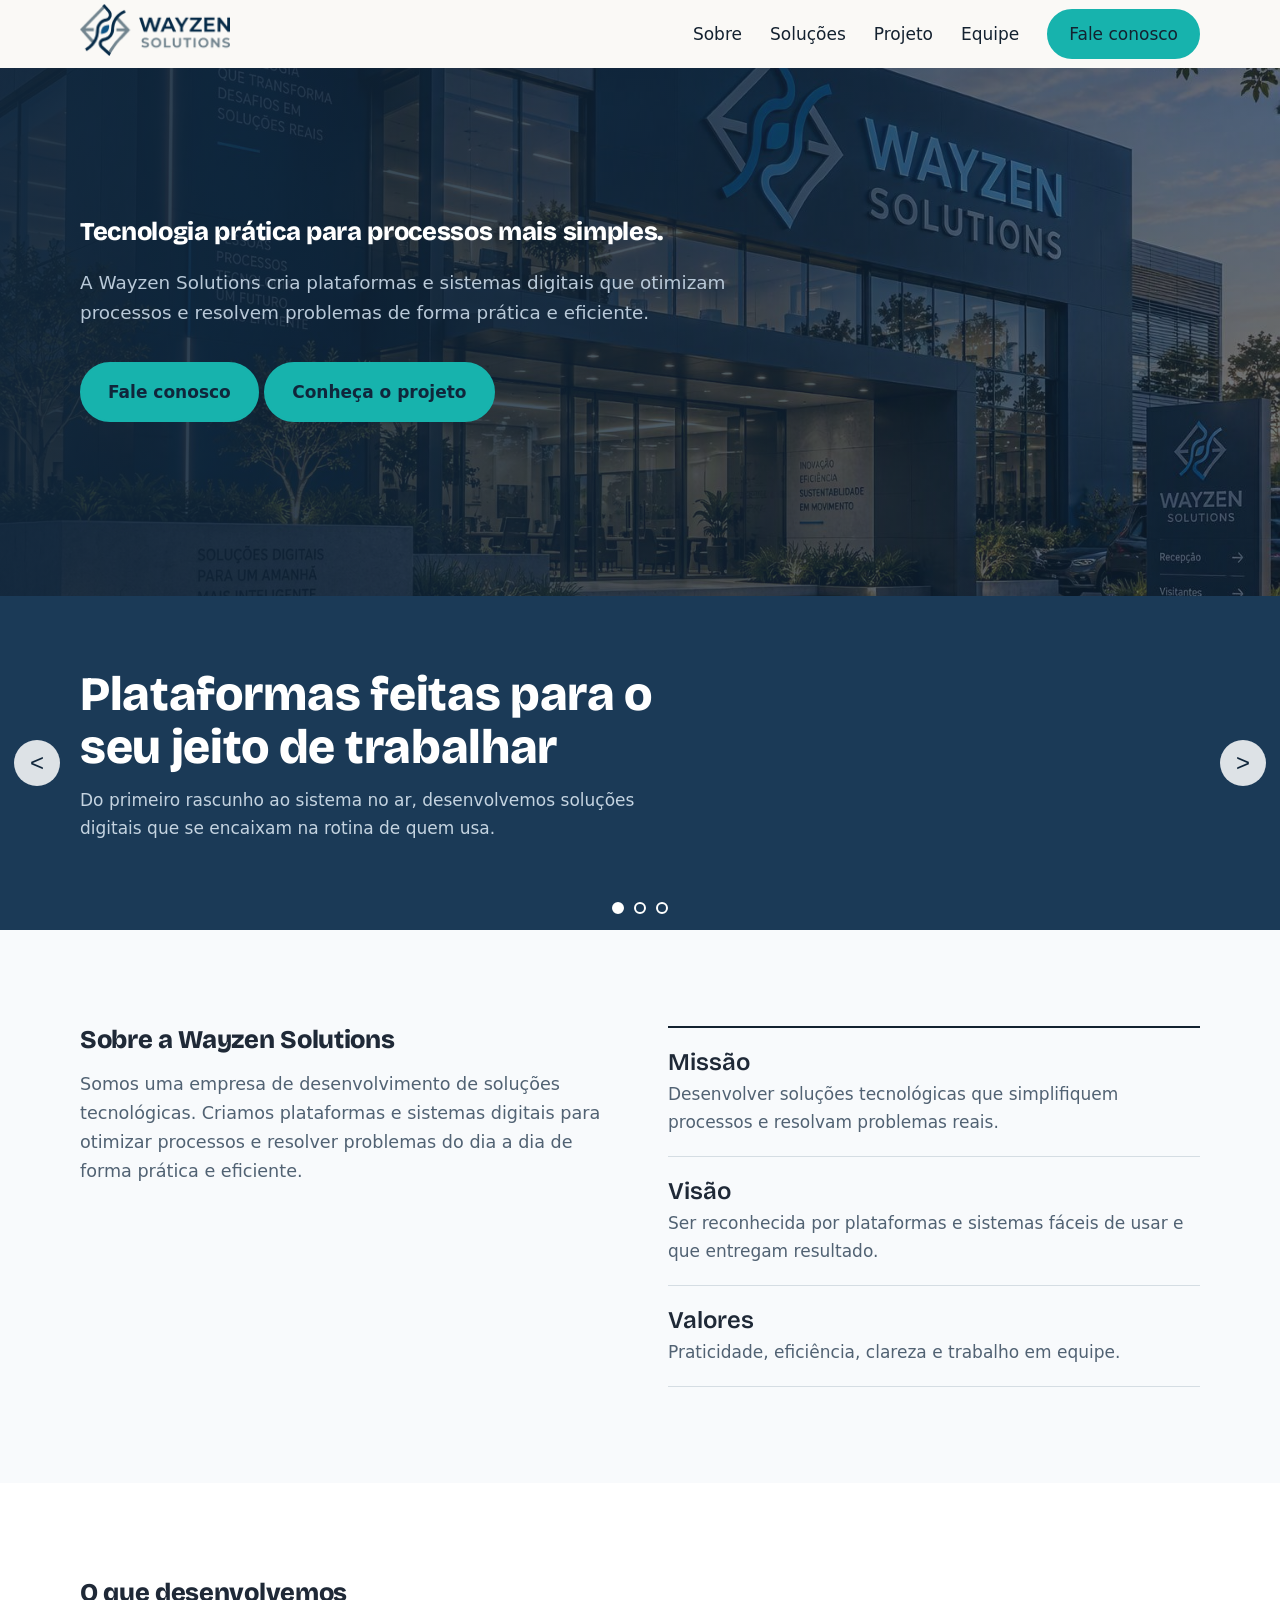
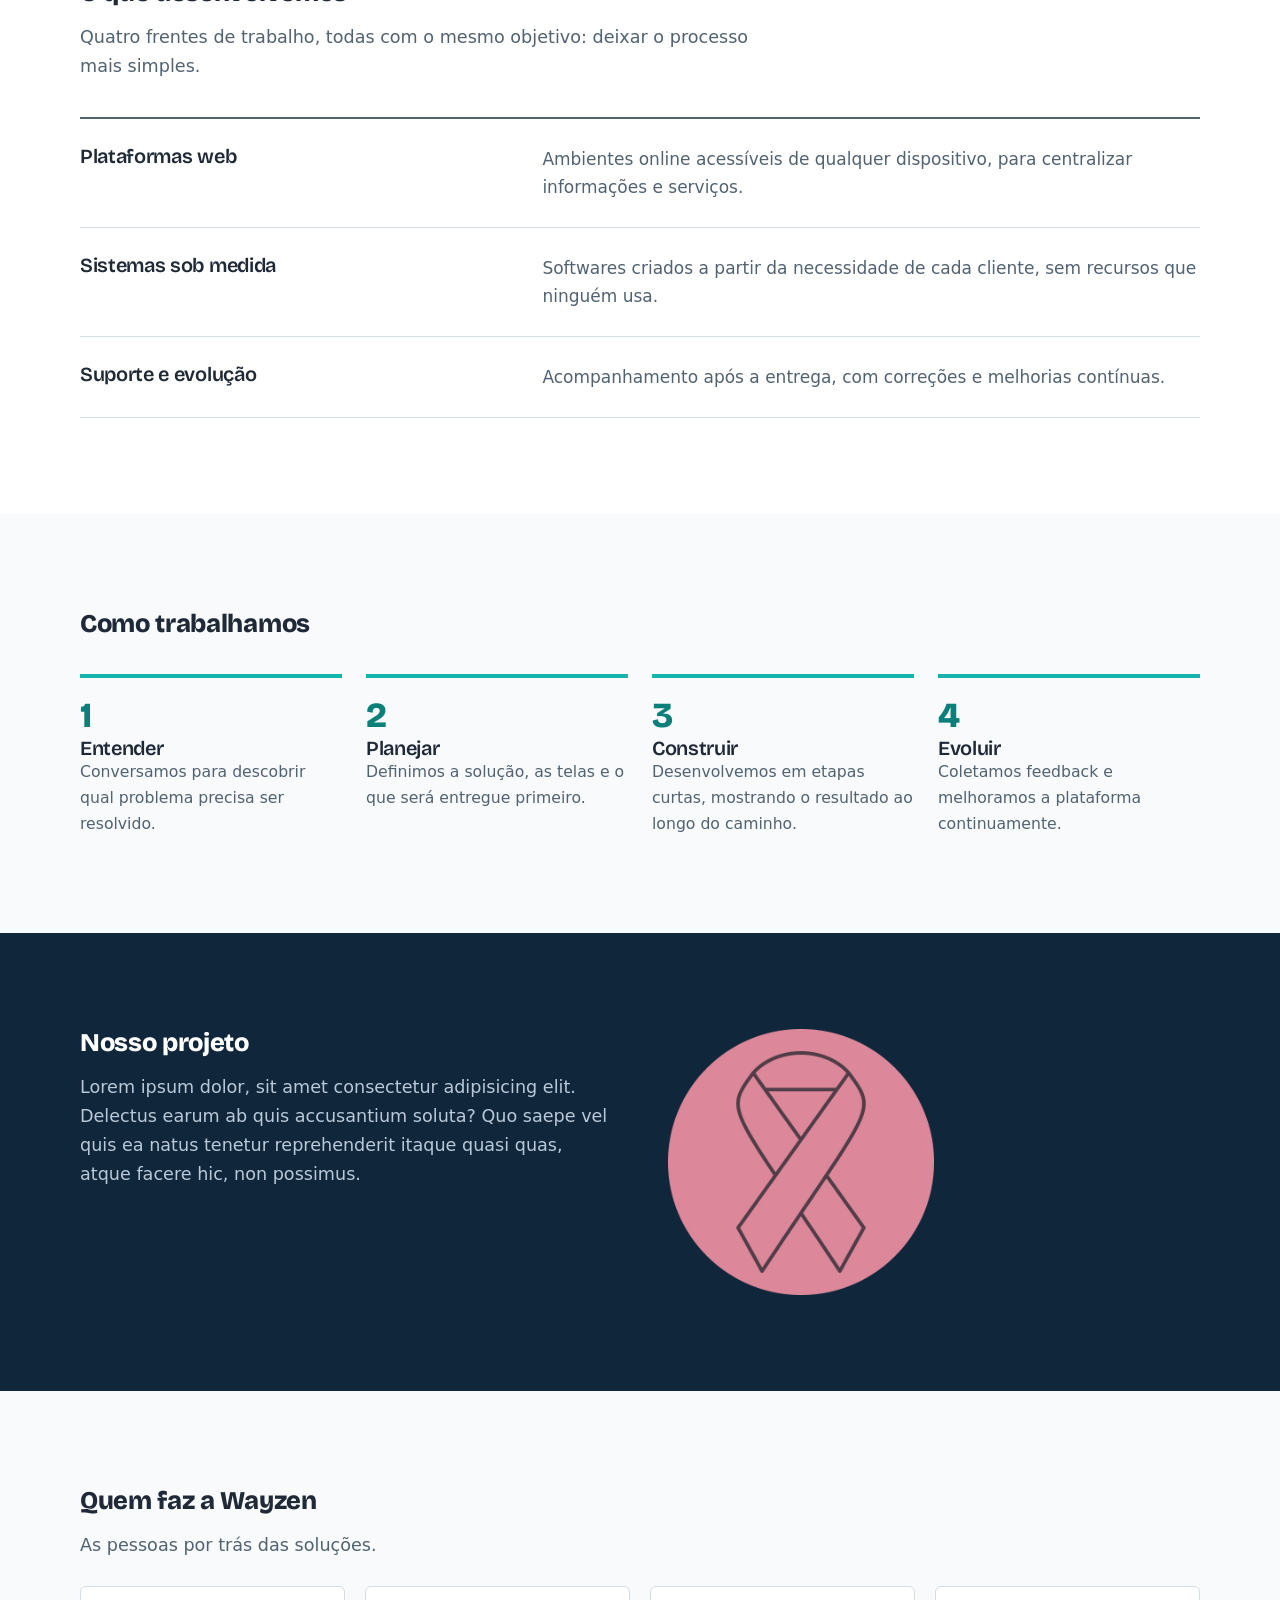
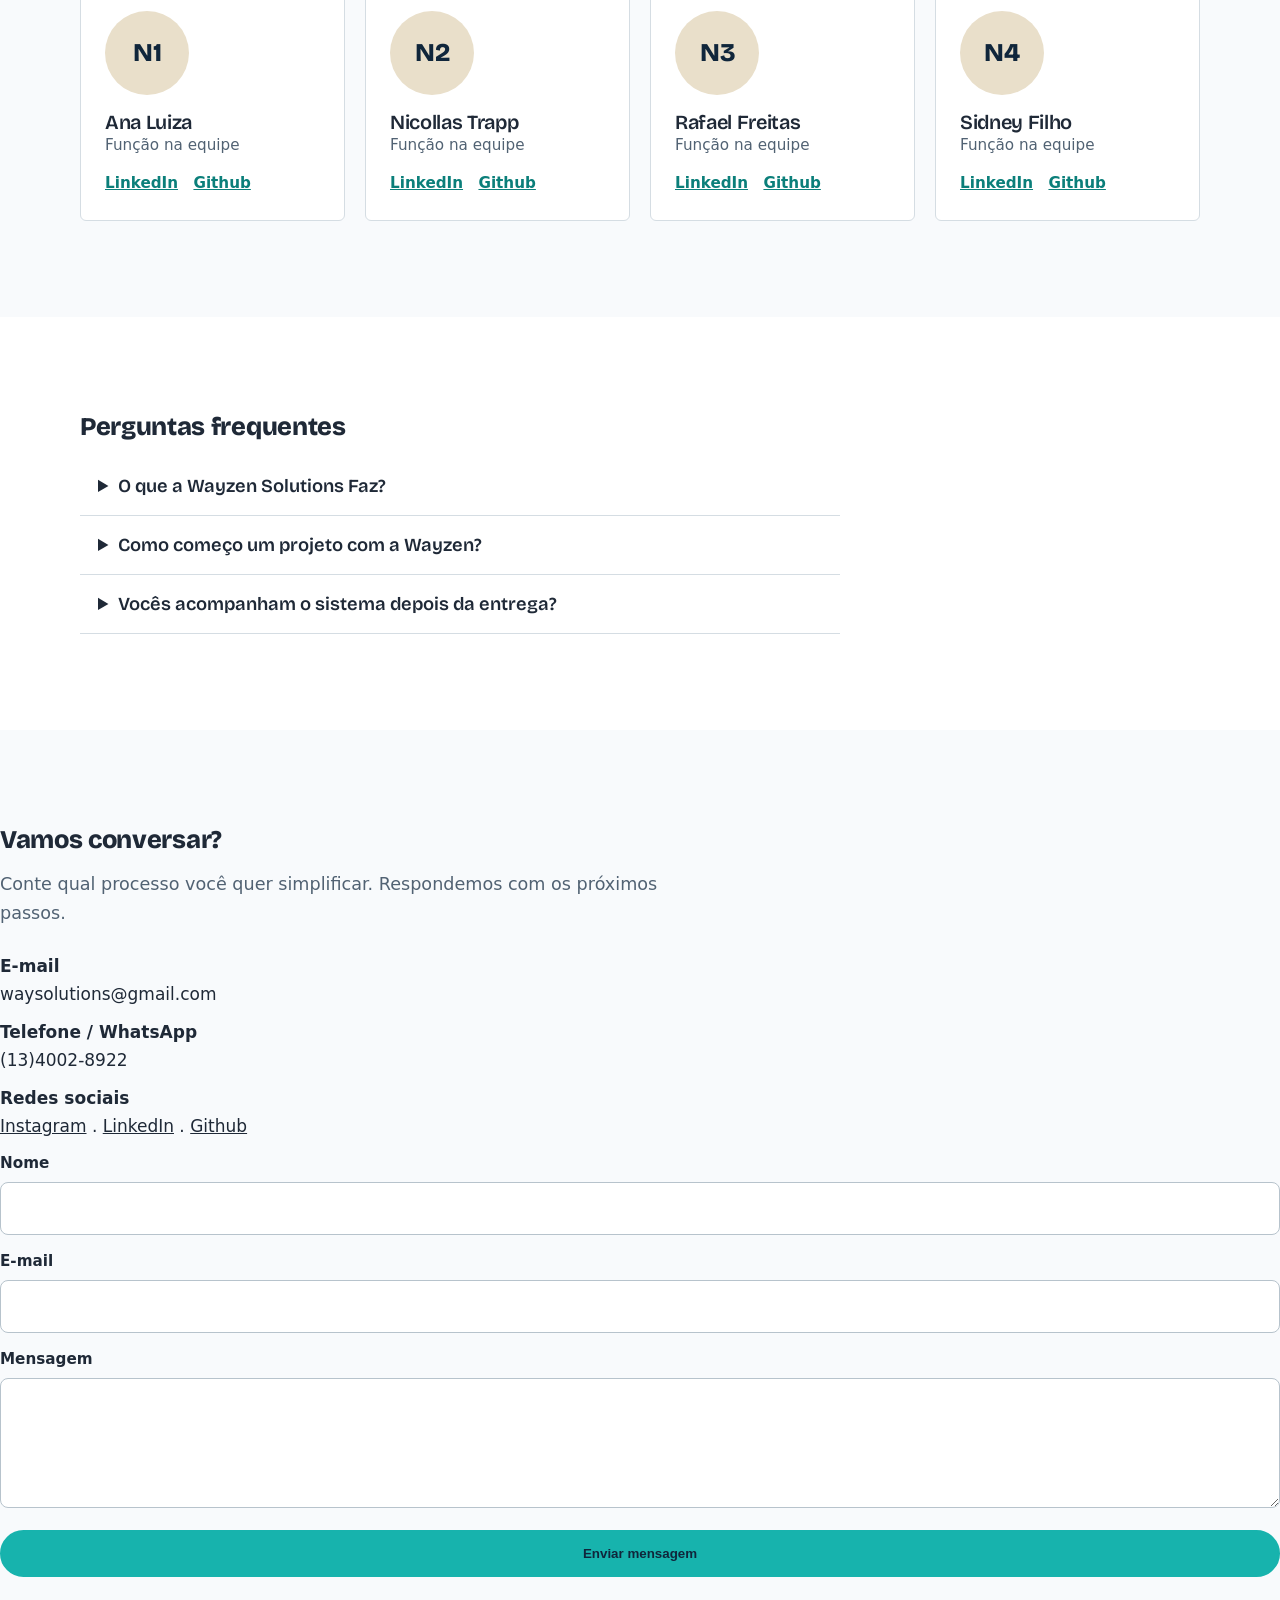
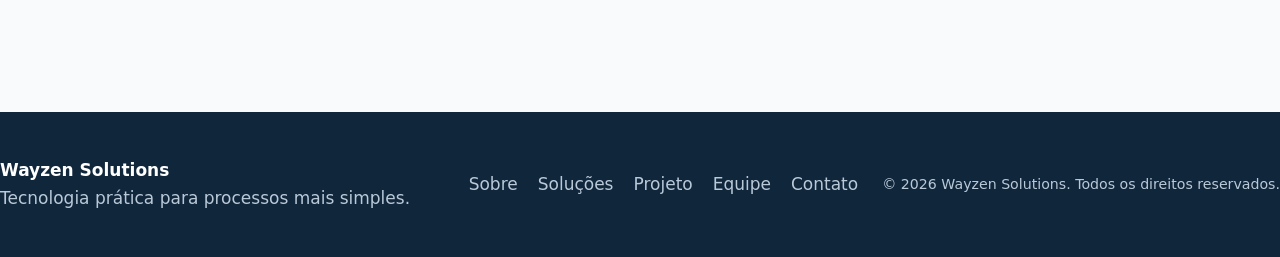
<file: Landing page - Empresa/index.html>
<!DOCTYPE html>
<html lang="pt-br">

<head>
    <meta charset="UTF-8">
    <meta name="viewport" content="width=device-width, initial-scale=1.0">
    <title>Wayzen Solutions</title>
    <link rel="preconnect" href="https://fonts.googleapis.com">
    <link rel="preconnect" href="https://fonts.gstatic.com" crossorigin>
    <link href="https://fonts.googleapis.com/css2?family=Bricolage+Grotesque:wght@600;800&family=Figtree:wght@400;500;700&display=swap" rel="stylesheet">

    <link rel="stylesheet" href="style.css">
</head>

<body>
    <header>
        <div class="wrap bar">
            <a href="#topo"><img src="img/Group 1.png" alt="Wayzen Solutions"></a>
            <!-- <button class="burger" aria-label="Abrir menu" aria-expanded="false">≡</button> -->
            <ul class="links">
                <li><a href="#sobre">Sobre</a></li>
                <li><a href="#solucoes">Soluções</a></li>
                <li><a href="#projeto">Projeto</a></li>
                <li><a href="#equipe">Equipe</a></li>
                <li><a href="#contato" class="btn">Fale conosco</a></li>
            </ul>
        </div>
    </header>

    <main id="topo">
        <section class="hero">
            <div class="wrap">
                <div>
                    <h1>Tecnologia prática para processos mais simples.</h1>
                    <p>A Wayzen Solutions cria plataformas e sistemas digitais que otimizam processos e resolvem
                        problemas de forma prática e eficiente.</p>
                    <div class="cta">
                        <a class="btn" href="#contato"> Fale conosco</a>
                        <a class="btn ghost" href="#projeto">Conheça o projeto</a>
                    </div>
                </div>
            </div>
        </section>
        <!-- BANNER -->
        <section class="banner" aria-label="Destaques">
            <div class="car" aria-roledescription="carrossel">
                <div class="track">
                    <article class="slide s1">
                        <div>
                            <h3>Plataformas feitas para o seu jeito de trabalhar</h3>
                            <p>Do primeiro rascunho ao sistema no ar, desenvolvemos soluções digitais que se encaixam na
                                rotina de quem usa.</p>
                        </div>
                    </article>

                    <article class="slide s2">
                        <div>
                            <h3>Menos retrabalho, mais tempo para o que importa</h3>
                            <p>Automatizamos etapas repetitivas para que as equipes foquem no que realmente precisa de
                                atenção</p>
                        </div>
                    </article>

                    <article class="slide s3">
                        <div>
                            <h3>Soluções que evoluem junto com o seu negócio</h3>
                            <p>Depois da entrega, seguimos ajustando e melhorando a plataforma conforme novas
                                necessidades aparecem.</p>
                        </div>
                    </article>
                </div>
            </div>
            <button class="cb prev" aria-label="Slide anterior">
                < </button>
                    <button class="cb next" aria-label="Próximo slide"> > </button>
                    <div class="dots"></div>

        </section>
        <!-- SOBRE -->
        <section id="sobre">
            <div class="wrap two">
                <div>
                    <h2>Sobre a Wayzen Solutions</h2>
                    <p class="lead">Somos uma empresa de desenvolvimento de soluções tecnológicas. Criamos plataformas e
                        sistemas digitais para otimizar processos e resolver problemas do dia a dia de forma prática e
                        eficiente.</p>
                </div>
                <dl>
                    <div>
                        <dt>Missão</dt>
                        <dd>Desenvolver soluções tecnológicas que simplifiquem processos e resolvam problemas reais.
                        </dd>
                    </div>

                    <div>
                        <dt>Visão</dt>
                        <dd>Ser reconhecida por plataformas e sistemas fáceis de usar e que entregam resultado.</dd>
                    </div>

                    <div>
                        <dt>Valores</dt>
                        <dd>Praticidade, eficiência, clareza e trabalho em equipe.</dd>
                    </div>
                </dl>
            </div>
        </section>
        <!-- SOLUÇÕES -->
        <section id="solucoes" class="services">
            <div class="wrap">
                <h2> O que desenvolvemos</h2>
                <p class="lead"> Quatro frentes de trabalho, todas com o mesmo objetivo: deixar o processo mais simples.
                </p>
                <div class="rows">
                    <div class="row">
                        <h3>Plataformas web</h3>
                        <p>Ambientes online acessíveis de qualquer dispositivo, para centralizar informações e serviços.
                        </p>
                    </div>

                    <div class="row">
                        <h3>Sistemas sob medida</h3>
                        <p>Softwares criados a partir da necessidade de cada cliente, sem recursos que ninguém usa.</p>
                    </div>

                    <div class="row">
                        <h3>Suporte e evolução</h3>
                        <p>Acompanhamento após a entrega, com correções e melhorias contínuas.</p>
                    </div>
                </div>
            </div>
        </section>
        <!-- como funciona -->
        <section>
            <div class="wrap">
                <h2>Como trabalhamos</h2>
                <ol>
                    <li>
                        <h3>Entender</h3>
                        <p>Conversamos para descobrir qual problema precisa ser resolvido.</p>
                    </li>
                    <li>
                        <h3>Planejar</h3>
                        <p>Definimos a solução, as telas e o que será entregue primeiro.</p>
                    </li>
                    <li>
                        <h3>Construir</h3>
                        <p>Desenvolvemos em etapas curtas, mostrando o resultado ao longo do caminho.</p>
                    </li>
                    <li>
                        <h3>Evoluir</h3>
                        <p>Coletamos feedback e melhoramos a plataforma continuamente.</p>
                    </li>
                </ol>
            </div>
        </section>
        <!-- projketo -->
        <section id="projeto" class="projeto">
            <div class="wrap two">
                <div>
                    <h2>Nosso projeto</h2>
                    <!-- explicação do nosso projeto  -->
                    <p class="lead"> Lorem ipsum dolor, sit amet consectetur adipisicing elit. Delectus earum ab quis
                        accusantium soluta? Quo saepe vel quis ea natus tenetur reprehenderit itaque quasi quas, atque
                        facere hic, non possimus.</p>
                        
                </div>
                <img class="projeto-imagem" src="img/Frame 5.jpg" alt="Fachada da Wayzen Solutions">
            </div>
        </section>
        <!-- equipe -->
        <section id="equipe">
            <div class="wrap">
                <h2>Quem faz a Wayzen</h2>
                <p class="lead"> As pessoas por trás das soluções.</p>
                <div class="team">
                    <div class="member">
                        <div class="avatar">N1</div>
                        <h3>Ana Luiza</h3>
                        <p>Função na equipe</p>
                        <a href="#">LinkedIn</a>
                        <a href="#">Github</a>
                    </div>

                    <div class="member">
                        <div class="avatar">N2</div>
                        <h3>Nicollas Trapp</h3>
                        <p>Função na equipe</p>
                        <a href="#">LinkedIn</a>
                        <a href="#">Github</a>
                    </div>

                    <div class="member">
                        <div class="avatar">N3</div>
                        <h3>Rafael Freitas</h3>
                        <p>Função na equipe</p>
                        <a href="#">LinkedIn</a>
                        <a href="#">Github</a>
                    </div>

                    <div class="member">
                        <div class="avatar">N4</div>
                        <h3>Sidney Filho</h3>
                        <p>Função na equipe</p>
                        <a href="#">LinkedIn</a>
                        <a href="#">Github</a>
                    </div>
                </div>
            </div>
        </section>

        <!-- FAQ -->
        <section class="faq">
            <div class="wrap">
                <h2>Perguntas frequentes</h2>
                <details>
                    <summary>O que a Wayzen Solutions Faz?</summary>
                    <p>Desenvolvemos plataformas e sistemas digitais para otimizar processos e resolver problemas de
                        forma prática e eficiente.</p>
                </details>

                <details>
                    <summary>Como começo um projeto com a Wayzen?</summary>
                    <p>Envie uma mensagem pelo formulário de contato contando qual o problema você quer resolver. A
                        partir daí, marcamos uma conversa.</p>
                </details>

                <details>
                    <summary>Vocês acompanham o sistema depois da entrega?</summary>
                    <p>Sim. seguimos com o suporte e melhorias para a solução continuar útil com o tempo.</p>
                </details>
            </div>
        </section>

        <!-- contato -->
        <section class="contato" id="contato">
            <div class="wrap-two">
                <div class="info">
                    <h2>Vamos conversar?</h2>
                    <p class="lead" style="margin-bottom: 24px;">Conte qual processo você quer simplificar. Respondemos
                        com os próximos passos.</p>
                    <p><strong>E-mail</strong>waysolutions@gmail.com</p>
                    <p><strong>Telefone / WhatsApp</strong>(13)4002-8922</p>
                    <p><strong>Redes sociais</strong><a href="#">Instagram</a> . <a href="#">LinkedIn</a> . <a href="#">
                            Github</a></p>
                </div>

                <form novalidate>
                    <label>Nome <input type="nome" autocomplete="name"></label>
                    <label>E-mail <input type="email" name="email" autocomplete="email"></label>
                    <label>Mensagem<textarea name="mensagem"></textarea></label>
                    <button class="btn" type="submit">Enviar mensagem</button>
                    <p class="msg" role="status"></p>
                </form>
            </div>
        </section>
    </main>

    <footer>
        <div class="wrap-foot">
            <div><strong style="color: #fff;">Wayzen Solutions</strong>
                <br>
                Tecnologia prática para processos mais simples.
            </div>

            <nav aria-label="Rodapé">
                <a href="#sobre">Sobre</a>
                <a href="#solucoes">Soluções</a>
                <a href="#projeto">Projeto</a>
                <a href="#equipe">Equipe</a>
                <a href="#contato">Contato</a>
            </nav>

            <small>&copy; <span id="y">2026</span> Wayzen Solutions. Todos os direitos reservados.</small>
        </div>
    </footer>
    <button class="up" aria-label="Voltar ao topo">↑</button>

    <script>
        const $ = (s, c = document) => c.querySelector(s), $$ = (s, c = document) => [...c.querySelectorAll(s)];

        // carrossel
        const track = $('.track'), slides = $$('.slide'), dots = $('.dots'); let cur = 0, timer;
        slides.forEach((_, k) => { const b = document.createElement('button'); b.setAttribute('aria-label', 'Ir para o slide ' + (k + 1)); b.onclick = () => go(k); dots.append(b) });
        function go(n) {
            cur = (n + slides.length) % slides.length;
            track.style.transform = 'translateX(-' + cur * 100 + '%)';
            $$('button', dots).forEach((d, k) => d.classList.toggle('on', k === cur));
            dots.querySelectorAll('button').forEach(d => d.style.borderColor = cur === 2 ? '#10263b' : '#fff');
            dots.querySelectorAll('button.on').forEach(d => d.style.background = cur === 2 ? '#10263b' : '#fff');
            dots.querySelectorAll('button:not(.on)').forEach(d => d.style.background = 'transparent');
            clearInterval(timer); timer = setInterval(() => go(cur + 1), 6000);
        }
        $('.prev').onclick = () => go(cur - 1); $('.next').onclick = () => go(cur + 1); go(0);
        // voltar ao topo
        const up = $('.up');
        addEventListener('scroll', () => up.classList.toggle('show', scrollY > 600));
        up.onclick = () => scrollTo({ top: 0, behavior: 'smooth' });

    </script>

</body>

</html>
</file>
<file: Landing page - Empresa/style.css>
* {
    box-sizing: border-box;
    margin: 0;
}

html {
    scroll-behavior: smooth;
    scroll-padding-top: 76px;
}

body {
    font: 17px/1.65 system-ui, sans-serif;
    color: #1f2937;
    background: #f8fafc;
}

h1,
h2,
h3 {
    font-family: 'Bricolage Grotesque', system-ui, sans-serif;
    line-height: 1.1;
    letter-spacing: -.02rem;
}

h2 {
    font-size: 1.9rem 4vw 2.8rem;
    font-weight: 800;
    margin-bottom: 16px;
}

h3 {
    font-size: 1.25rem;
    font-weight: 600;
}

p {
    max-width: 62ch;
}

a {
    color: inherit;
}

:focus-visible {
    outline: 3px solid #17b3ad;
    outline-offset: 3px;
}

.wrap {
    width: min(1120px, 92%);
    margin-inline: auto;
}

section {
    padding: 96px 0;
}

.lead {
    color: #516273;
    font-size: 1.1rem;
}

.btn {
    display: inline-block;
    padding: 14px 26px;
    border-radius: 999px;
    font-weight: 700;
    text-decoration: none;
    border: 2px solid #17b3ad;
    background: #17b3ad;
    color: #10263b;
}

.btn:hover {
    background: #2cc9c3;
}

.btn-ghost {
    background: transparent;
    color: #fff;
    border-color: #ffffff66;
}

.btn-ghost:hover {
    border-color: #fff;
}

/* navbar */

header {
    position: sticky;
    top: 0;
    z-index: 20;
    background-color: #FAF9F6;
    color: #FAF9F6;
}

.bar {
    display: flex;
    align-items: center;
    justify-content: space-between;
    height: 68px;
}


img {
    width: 150px;
}



.links {
    display: flex;
    align-items: center;
    list-style: none;
    padding: 0;
    gap: 28px;
}

.links a {
    text-decoration: none;
    font-weight: 500;
    color: #142230;
}

.links a:hover {
    color: #ffff;
}

.links .btn {
    padding: 9px 20px;
    color: #142230;
}


/* hero */
.hero {
    background: linear-gradient(90deg, rgba(16, 38, 59, .92), rgba(16, 38, 59, .58)), url("img/Designer.jpg") center / cover no-repeat;
    color: #fff;
    padding: 72px 0 96px;
}

.hero .wrap {
    display: flex;
    align-items: center;
    min-height: 360px;
}

.hero .wrap > div {
    max-width: 680px;
}

.hero h1 {
    font-size: 2.6rem 6vw 4.6rem;
    font-weight: 800;
    margin-bottom: 22px;
}

.hero p {
    color: #b9c9d8;
    font-size: 1.15rem;
    margin-bottom: 34px;
}

.cta {
    display: 14px;
    flex-wrap: wrap;
}



/* banner */

.banner {
    position: relative;
    padding: 0;
    background: #10263b;
}

.car {
    position: relative;
    overflow: hidden;
}

.track {
    display: flex;
    transition: transform .6s ease;
}

.slide {
    min-width: 100%;
    padding: 72px 0 88px;
}

.slide>div {
    width: min(1120px, 92%);
    margin-inline: auto;
}

.slide h3 {
    font-size: clamp(1.8rem, 4vw, 3rem);
    font-weight: 800;
    margin-bottom: 12px;
    max-width: 20ch;
}

.slide p {
    max-width: 52ch;
}

.s1 {
    background: #1b3a57;
    color: #fff;
}

.s1 p {
    color: #c4d3e0;
}

.s2 {
    background: #0b7f7a;
    color: #fff;
}

.s2 p {
    color: #d3f1ef;
}

.s3 {
    background: #e9dfca;
    color: #10263b;
}

.s3 p {
    color: #43505c;
}

.cb {
    position: absolute;
    z-index: 1;
    top: 50%;
    transform: translateY(-50%);
    width: 46px;
    height: 46px;
    border-radius: 50%;
    border: 0;
    background: #ffffffd9;
    color: #10263b;
    font-size: 1.5rem;
    cursor: pointer;
}

.prev {
    left: 14px;
}

.next {
    right: 14px;
}

.dots {
    position: absolute;
    z-index: 1;
    bottom: 16px;
    left: 50%;
    transform: translateX(-50%);
    display: flex;
    gap: 10px;
}

.dots button {
    width: 12px;
    height: 12px;
    border-radius: 50%;
    border: 2px solid #fff;
    background: transparent;
    cursor: pointer;
    padding: 0;
}

.dots button.on {
    background: #fff;
}

.s3~.dots button {
    border-color: #10263b;
}

/* sobre */
.two {
    display: grid;
    grid-template-columns: 1fr 1fr;
    gap: 56px;
    align-items: start;
}

dl {
    border-top: 2px solid #142230;
}

dl div {
    padding: 20px 0;
    border-bottom: 1px solid #d5dde3;
}

dt {
    font: 600 1.5rem 'Bricolage Grotesque', sans-serif;
    margin-bottom: 4px;
}

dd {
    color: #516273;
}

/* serviços */

.services {
    background: #fff;
}

.rows {
    margin-top: 36px;
    border-top: 2px solid #516273;
}

.row {
    display: grid;
    grid-template-columns: .8fr 1.2fr;
    gap: 24px;
    padding: 26px 0;
    border-bottom: 1px solid #d5dde3;
}

.row p {
    color: #516273;
}

/* cmo funciona */

ol {
    list-style: none;
    padding: 0;
    margin-top: 36px;
    display: grid;
    grid-template-columns: repeat(4, 1fr);
    gap: 24px;
    counter-reset: s;
}

ol li {
    counter-increment: s;
    border-top: 4px solid #17b3ad;
    padding-top: 16px;
}

ol li::before {
    content: counter(s);
    display: block;
    font: 800 2.2rem 'Bricolage Grotesque', sans-serif;
    color: #0b7f7a;
}

ol li p {
    color: #516273;
    font-size: .98rem;
}

.projeto {
    background: #10263b;
    color: #fff;
}

.projeto .lead {
    color: #b9c9d8;
}

.projeto-imagem {
    width: 50%;
    aspect-ratio: 2 / 2;
    object-fit: cover;
    border-radius: 12px;
}


/* equipe */

.team {
    display: grid;
    grid-template-columns: repeat(4, 1fr);
    gap: 20px;
    margin-top: 26px;
}

.member {
    background: #fff;
    border: 1px solid #d5dde3;
    border-radius: 6px;
    padding: 24px;
}

.avatar {
    width: 84px;
    height: 84px;
    border-radius: 50%;
    background: #e9dfca;
    color: #10263b;
    display: grid;
    place-items: center;
    font: 800 1.6rem 'Bricolage Grotesque', sans-serif;
    margin-bottom: 16px
}

.member p {
    color: #516273;
    font-size: .95rem;
    margin-bottom: 10px
}

.member a {
    font-weight: 700;
    color: #0b7f7a;
    font-size: .95rem;
    margin-right: 10px
}

/* faq */

.faq {
    background: #fff;
}

details {
    border-bottom: 1px solid #d5dde3;
    padding: 18px;
    max-width: 760px;
}

summary {
    cursor: pointer;
    font: 600 1.15rem 'Bricolage Grotesque', sans-serif
}

details p {
    margin-top: 10px;
    color: #516273;
}

/* contato */
form {
    display: grid;
    gap: 14px;
}

label {
    font-weight: 700;
    font-size: .95rem;
}

input,
textarea {
    width: 100%;
    padding: 13px 14px;
    border: 1.5px solid #b7c3cc;
    border-radius: 8px;
    font: inherit;
    background: #fff;
    margin-top: 6px;
}

textarea {
    min-height: 130px;
    resize: vertical;
}

.msg {
    font-weight: 500;
    min-height: 1.5em;
}

.ok {
    color: #0b7f7a;
}

.err {
    color: #b3261e;
}

.info p {
    margin-bottom: 10px;
}

.info strong {
    display: block;
}

/* footer */
footer {
    background: #10263b;
    color: #b9c9d8;
    padding: 44px 0;
}

.wrap-foot {
    display: flex;
    justify-content: space-between;
    gap: 24px;
    flex-wrap: wrap;
    align-items: center;
}

footer nav {
    display: flex;
    gap: 20px;
    flex-wrap: wrap;
    justify-content: flex-end;
    margin-left: auto;
}

footer a {
    text-decoration: none;
}

footer a:hover {
    color: #fff;
}

.up {
    position: fixed;
    right: 20px;
    bottom: 20px;
    width: 46px;
    height: 46px;
    border-radius: 50%;
    border: 0;
    background: #17b3ad;
    color: #10263b;
    font-size: 1.3rem;
    cursor: pointer;
    opacity: 0;
    pointer-events: none;
    transition: opacity .2s;
}

.up.show {
    opacity: 1;
    pointer-events: auto;
}

@media(max-width:860px) {
    section {
        padding: 72px 0;
    }


    .links {
        display: none;
        position: absolute;
        top: 68px;
        left: 0;
        right: 0;
        background: #10263b;
        flex-direction: column;
        padding: 20px 0 26px;
        gap: 18px;
    }

    .links.open {
        display: flex;
    }

    .hero .wrap, .two, .row {
        grid-template-columns: 1fr;
    }

    ol, .team {
        grid-template-columns: 1fr 1fr;
    }

    .cb {
        display: none;
    }

   
}

@media(max-width:520px) {

    ol, .team {
        grid-template-columns: 1fr;
    }
}

@media(prefers-reduced-motion:reduce) {
    * {
        animation-duration: .01s !important;
        animation-delay: 0s !important;
        transition: none !important;
        scroll-behavior: auto !important;
    }
}
</file>
